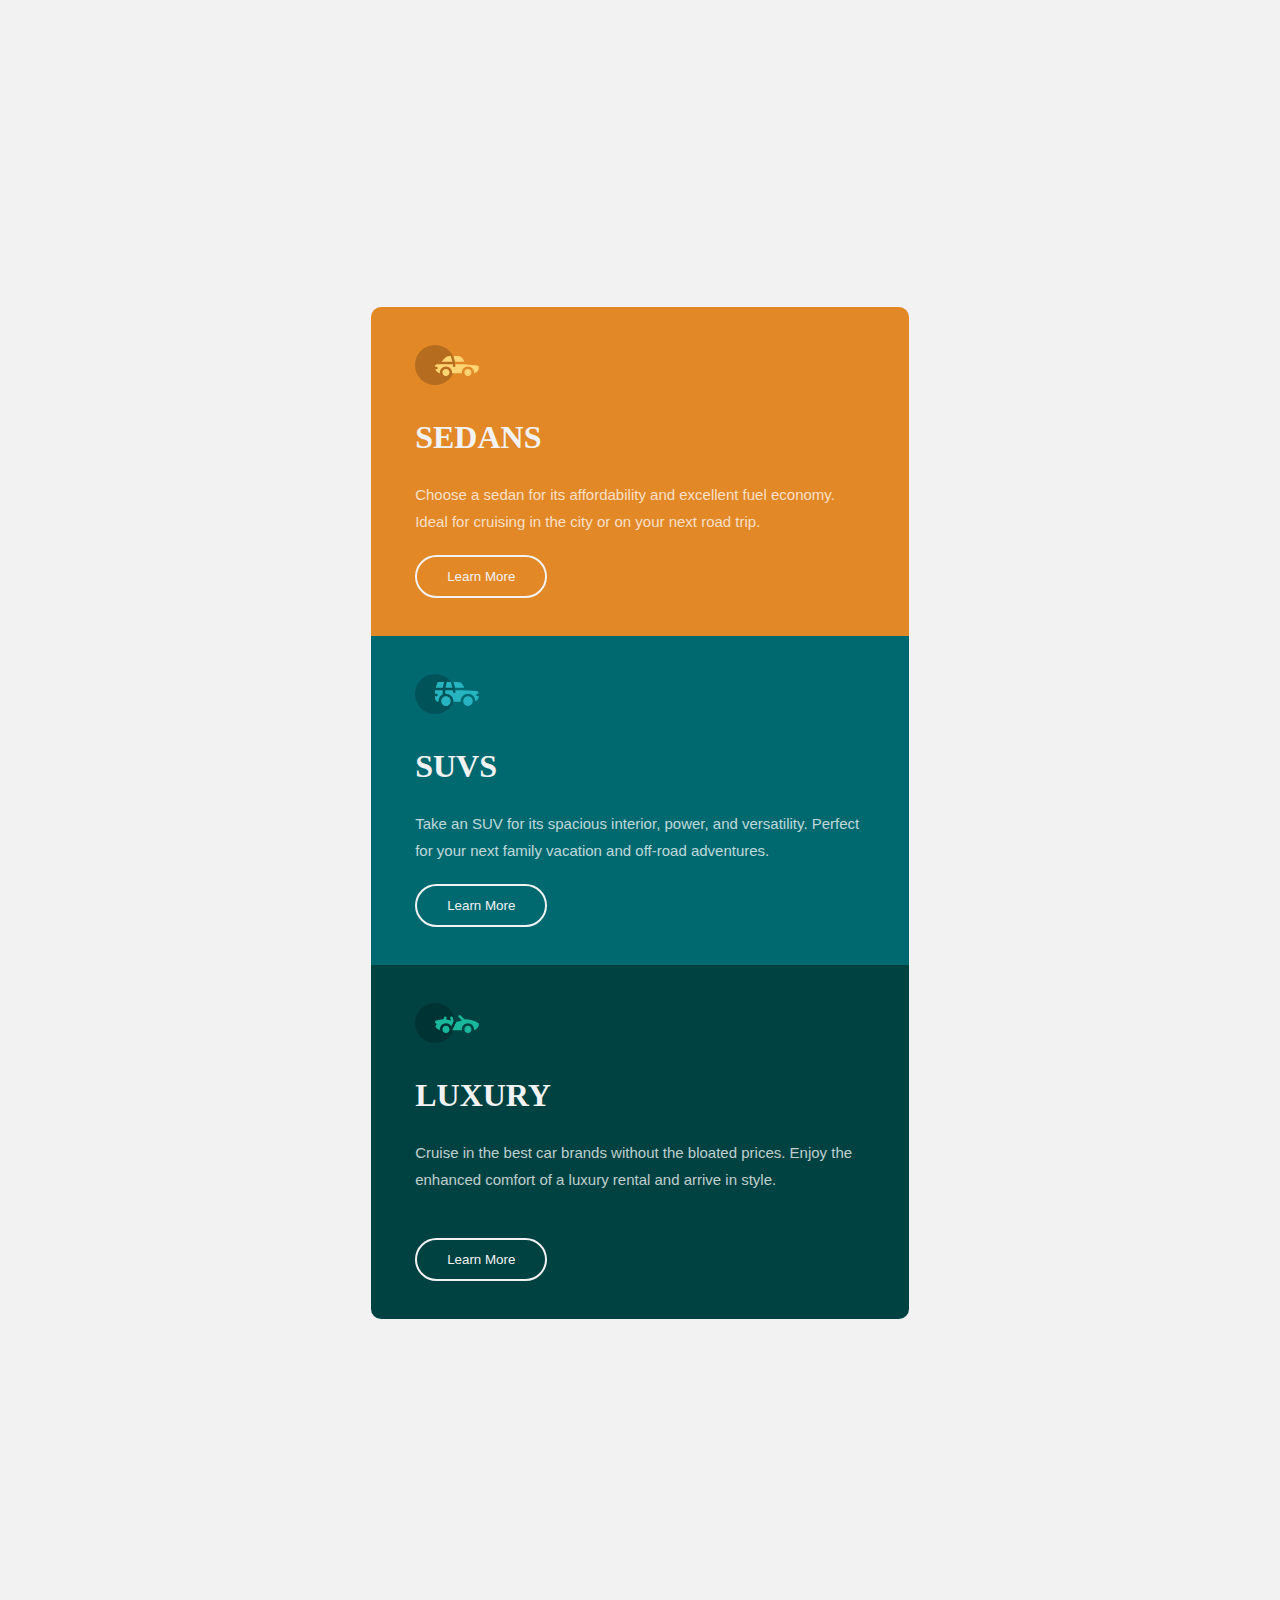
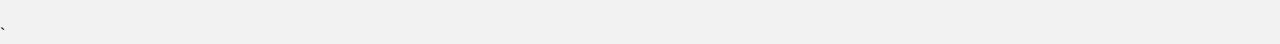
<file: index.html>
<!DOCTYPE html>
<html lang="en">
<head>
    <meta charset="UTF-8">
    <meta http-equiv="X-UA-Compatible" content="IE=edge">
    <meta name="viewport" content="width=device-width, initial-scale=1.0">
    <title>3 Column Card design with flexbox layout</title>
    <link rel="stylesheet" href="index.css"></rel>
</head>
<body>
    <!DOCTYPE html>
<html lang="en">
<head>
    <meta charset="UTF-8">
    <meta http-equiv="X-UA-Compatible" content="IE=edge">
    <meta name="viewport" content="width=device-width, initial-scale=1.0">
    <title>3 Column Card design with flexbox layout</title>
    <link rel="stylesheet" href="index.css"></rel>
</head>
<body>
  
    <div class="box-container">
          <div class="box1 boxes">
            <div class="circle">
              <img src="icon-sedans.svg" alt="Sedan">
            </div>
            <h1>Sedans</h1>
            <p>
              Choose a sedan for its affordability and excellent fuel economy. Ideal for cruising in the city 
              or on your next road trip.
            </p>
            <button>Learn More</button>
          </div>
          <div class="box2 boxes">
            <div class="circle">
              <img src="icon-suvs.svg" alt="SUV">
            </div>
            <h1>SUVs</h1>
            <p>
              Take an SUV for its spacious interior, power, and versatility. Perfect for your next family vacation 
              and off-road adventures.
            </p>
            <button>Learn More</button>
          </div>
          
          <div class="box3 boxes">
            <div class="circle">
              <img src="icon-luxury.svg" alt="Luxury">
            </div>
            <h1>Luxury</h1>
            <p>
              Cruise in the best car brands without the bloated prices. Enjoy the enhanced comfort of a luxury 
              rental and arrive in style.
            </p>
            <button>Learn More</button>
          </div>
          </div>`
        <!-- </main> -->
    </div>
</body>
</html>
</body>
</html>
</file>
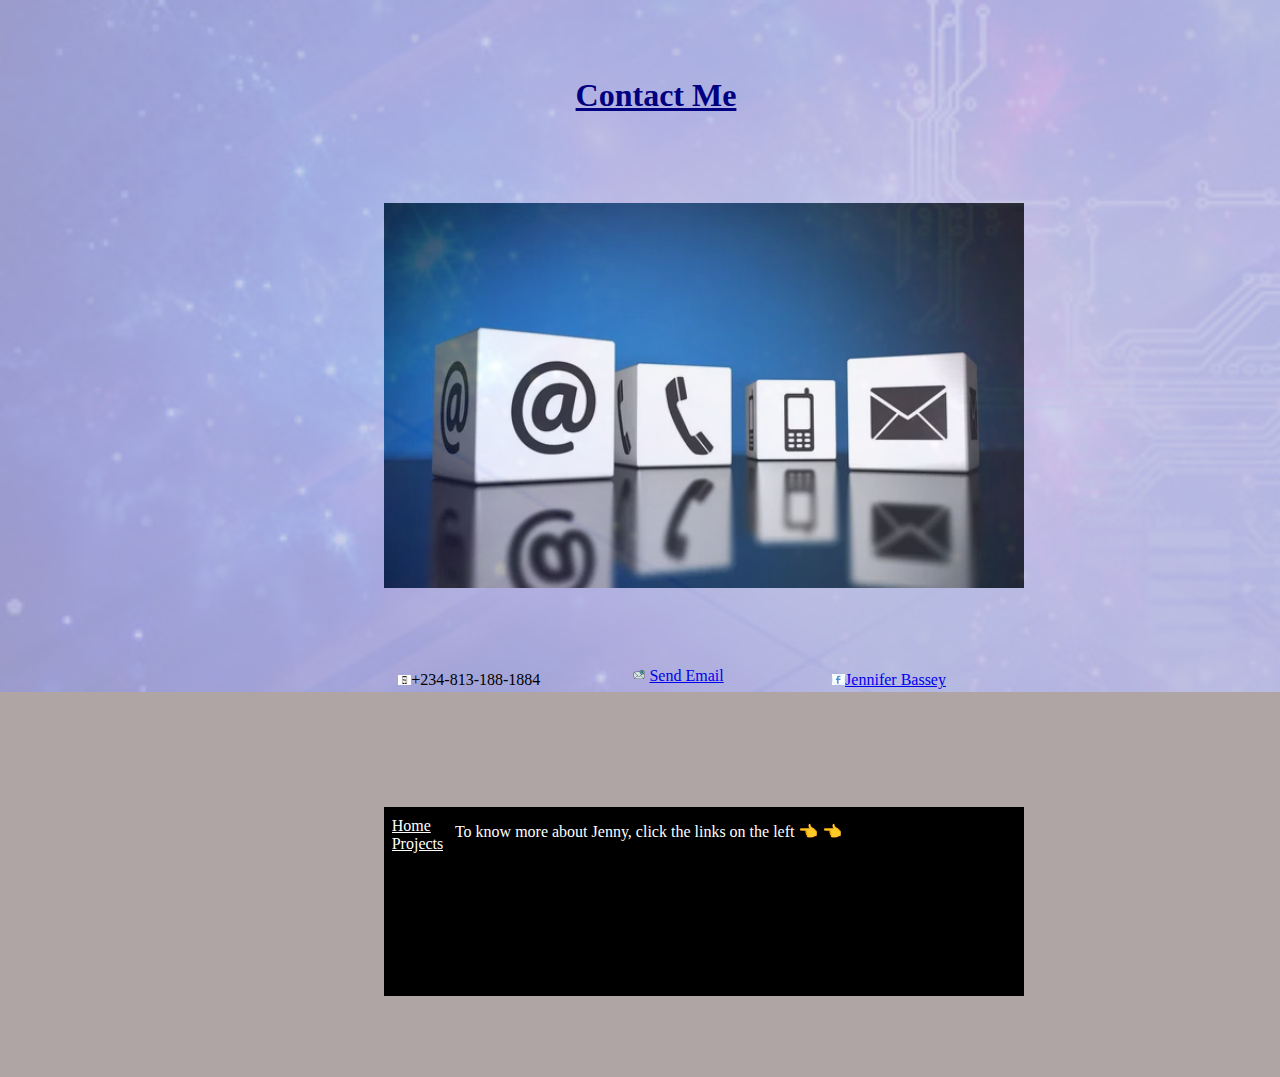
<file: contact.html>
<!DOCTYPE html>
<html lang="en">
<head>
    <meta charset="UTF-8">
    <meta http-equiv="X-UA-Compatible" content="IE=edge">
    <meta name="viewport" content="width=device-width, initial-scale=1.0">
    <title>Portofolio Assignment</title>
    <link rel="stylesheet" href="contact.css">
</head>
<body>
    <header>
        <h1>Contact Me</h1>
    </header>
    <!-- main -->
    <main>
        <div>
        <img src="contact.jpg" alt="social media platforms icon" width="50%" height="50%">
    </div>
    <div class="icons">
        <div class="icon1">
        <img src="phone img.jpg" alt="Image of mobile phone" width="5%" height="30%">+234-813-188-1884</img>
    </div>
    <div>
        <img class="icon1" src="email icon.png" alt="email" width="7%" height="35%">
        <a href="mailto: jbasi2020@gmail.com">Send Email</a>
    </div>
    <div>
        <img class="icon1" src="fb img.png" alt="fb icon" width="5%" height="30%"><a href="https://www.facebook.com/jbassey3">Jennifer Bassey</a>
    </div>
    </main>
    <footer>
        <div class="foot">
            <div>
            <ul class="foot-ul">
                <li><a class="foot-a" href="index.html" target="_blank">Home</a></li>
                <li><a class="foot-a" href="project.html" target="_blank">Projects</a></li>
            </ul>
        </div>
            <div class="p">
            <p class="footerp">To know more about Jenny, click the links on the left &#128072 &#128072</p>
        </div>
            
        </div>
    </footer>
</body>
</file>
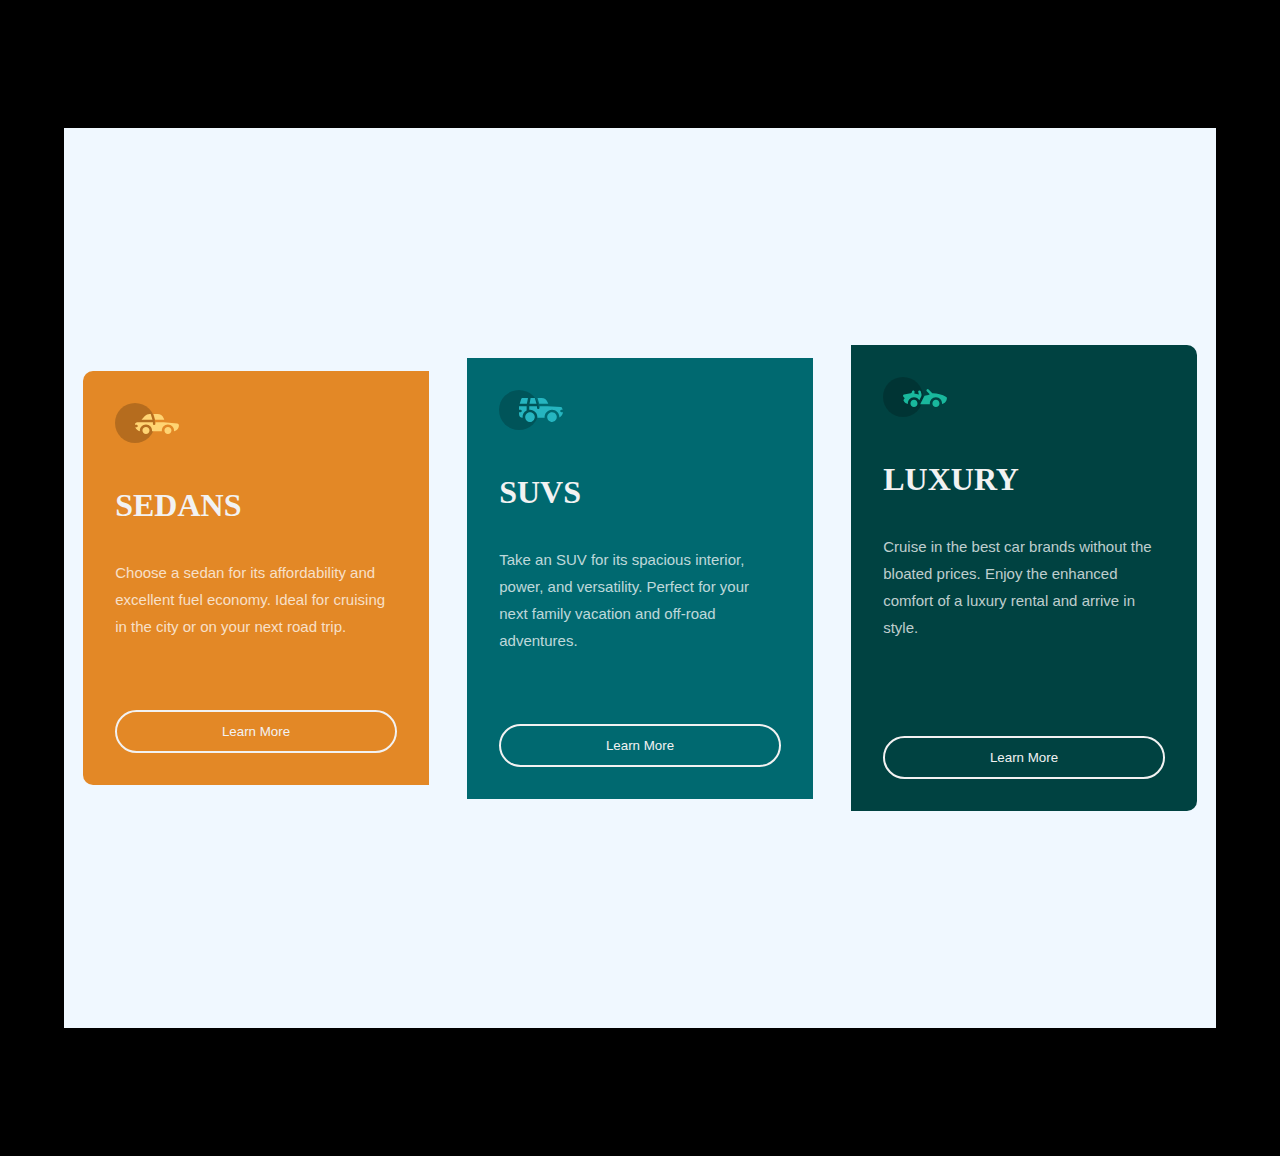
<file: grid.html>
<!DOCTYPE html>
<html lang="en">
<head>
    <meta charset="UTF-8">
    <meta http-equiv="X-UA-Compatible" content="IE=edge">
    <meta name="viewport" content="width=device-width, initial-scale=1.0">
    <title>3 Column Card design using grid</title>
    <link rel="stylesheet" href="grid.css"></rel>
</head>
<body>
  <main>
   <div class="box-container">
          <div class="box1 boxes">
            <div class="circle">
              <img src="icon-sedans.svg" alt="Sedan">
            </div>
            <h1>Sedans</h1>
            <p>
              Choose a sedan for its affordability and excellent fuel economy. Ideal for cruising in the city 
              or on your next road trip.
            </p>
            <button>Learn More</button>
          </div>
          <div class="box2 boxes">
            <div class="circle">
              <img src="icon-suvs.svg" alt="SUV">
            </div>
            <h1>SUVs</h1>
            <p>
              Take an SUV for its spacious interior, power, and versatility. Perfect for your next family vacation 
              and off-road adventures.
            </p>
            <button>Learn More</button>
          </div>
          
          <div class="box3 boxes">
            <div class="circle">
              <img src="icon-luxury.svg" alt="Luxury">
            </div>
            <h1>Luxury</h1>
            <p>
              Cruise in the best car brands without the bloated prices. Enjoy the enhanced comfort of a luxury 
              rental and arrive in style.
            </p>
            <button>Learn More</button>
          </div>
          <div class="box4"></div>
          
        </div>
    
  </main>
</body>
</html>
</file>
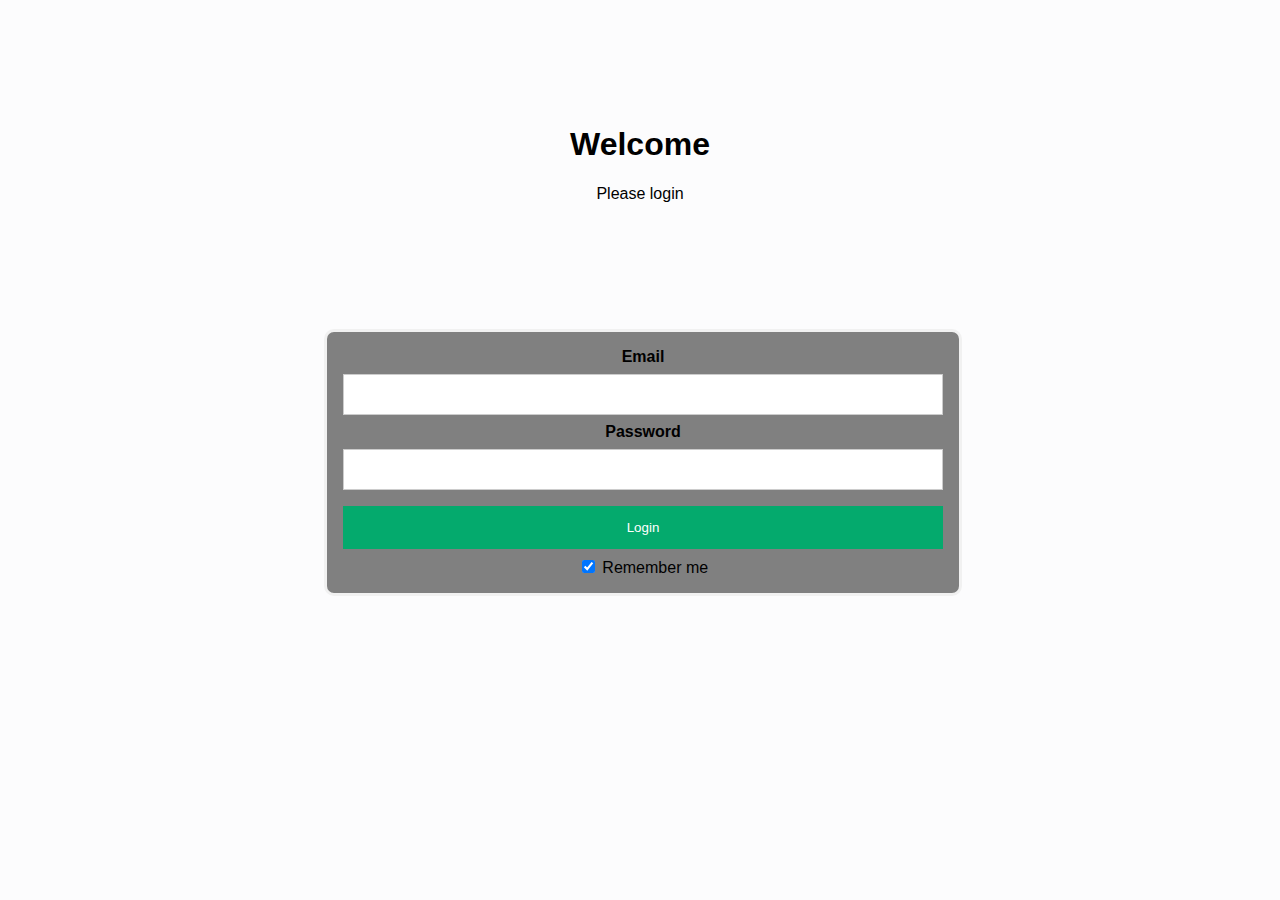
<file: login.html>
<!DOCTYPE html>
<html lang="en">
<head>
    <meta charset="UTF-8">
    <meta http-equiv="X-UA-Compatible" content="IE=edge">
    <meta name="viewport" content="width=device-width, initial-scale=1.0">
    <title>Creating Pages with HTML and CSS</title>
    <link rel="stylesheet" href="login.css">
</head>
<body>
    <div class="container1">
        <h1>Welcome</h1>
        <p>Please login</p>
    <form action="success.html" method="get">
       
            <div class="container">
                <label for="email"><b>Email</b></label>
                <input type="email" placeholder="" name="email" required>
            
                <label for="psw"><b>Password</b></label>
                <input type="password" placeholder="" name="psw" required>
                    
                <button type="submit">Login</button>
                <label>
                  <input type="checkbox" checked="checked" name="remember"> Remember me
                </label>
              </div>
            
                


        </div>

    </form>
    
</body>
</html>
</file>
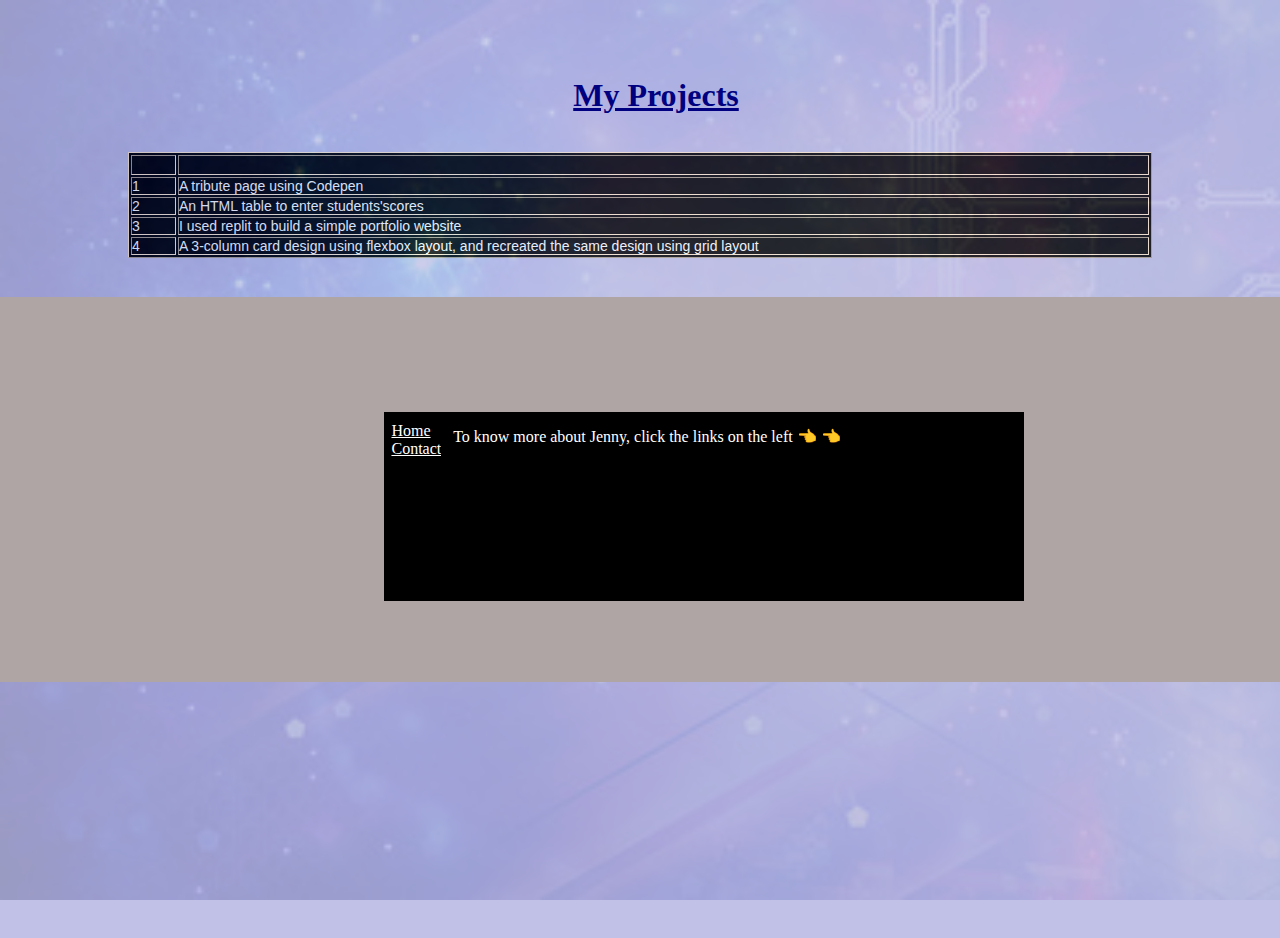
<file: project.html>
<!DOCTYPE html>
<html lang="en">
<head>
    <meta charset="UTF-8">
    <meta http-equiv="X-UA-Compatible" content="IE=edge">
    <meta name="viewport" content="width=device-width, initial-scale=1.0">
    <title>Portofolio Assignment</title>
    <link rel="stylesheet" href="project.css">
</head>
<body>
    <header>
        <h1> My Projects</h1>
    </header>
    <!-- main -->
    <main>
        <div class="project">
            <table border="1" width="100%" height="80%">
                <tr>
                    <th>S/N</th>
                    <th>CONTENT</th>
                </tr>
                <tr>
                    <td>1</td>
                    <td>A tribute page using Codepen</td>
                </tr>
                <tr>
                    <td>2</td>
                    <td>An HTML table to enter students'scores</td>
                </tr>
                <tr>
                    <td>3</td>
                    <td>I used replit to build a simple portfolio website</td>
                </tr>
                <tr>
                    <td>4</td>
                    <td>A 3-column card design using flexbox layout, and recreated the same design using grid layout</td>
                </tr>
            
        </table>
        </div>
        
    </main>
    <footer>
        <div class="foot">
            <div>
            <ul class="foot-ul">
                <li><a class="foot-a" href="index.html" target="_blank">Home</a></li>
                <li><a class="foot-a" href="contact.html" target="_blank">Contact</a></li>
            </ul>
        </div>
            <div class="p">
            <p class="footerp">To know more about Jenny, click the links on the left &#128072 &#128072</p>
        </div>
            
        </div>
    </footer>
</body>
</file>
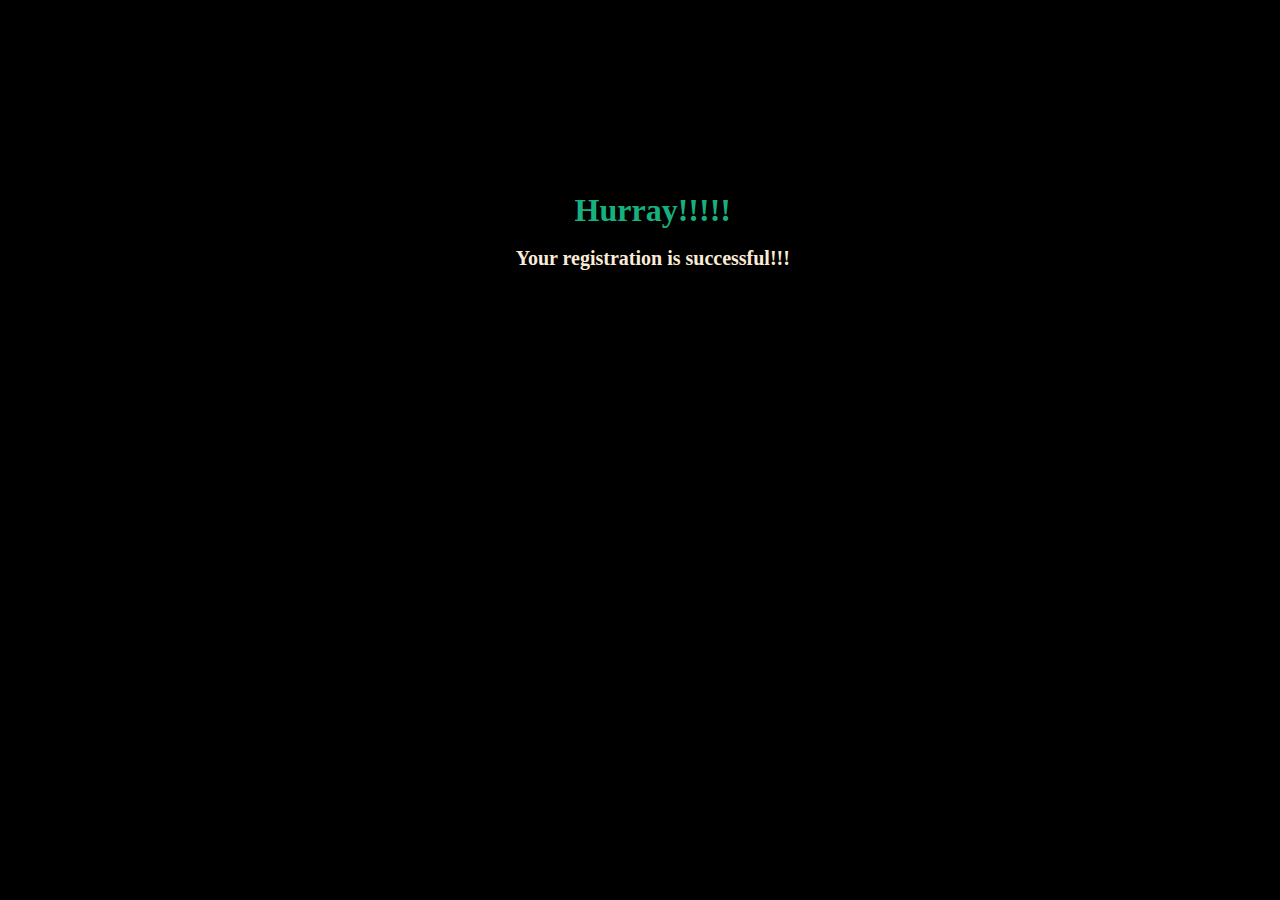
<file: success.html>
<!DOCTYPE html>
<html lang="en">
<head>
    <meta charset="UTF-8">
    <meta http-equiv="X-UA-Compatible" content="IE=edge">
    <meta name="viewport" content="width=device-width, initial-scale=1.0">
    <title>Creating Pages with HTML and CSS</title>
    <link rel="stylesheet" href="success.css">
</head>
<body>
    <div class="container">
        <h1>Hurray!!!!!</h1>
        <br>
        <h2>Your registration is successful!!!</h2>
        </div>
    
</body>
</html>
</file>
<file: index.css>
*{
  box-sizing: border-box;
padding: 0;
margin: 0
}
body {
box-sizing: border-box;
font-family: 'Lexend Deca', sans-serif;
font-weight: 400;
display: flex;
place-content: center;
background-color: hsl(0, 0%, 95%);
height: 100vh;
flex-direction: column;
width: 100%;
}
h1,
h2,
h3,
h4,
h5,
h6 {
font-family: 'Big Shoulders Display', cursive;
font-weight: 700;
text-transform: uppercase;
color: hsl(0, 0%, 95%)
}
p {

font-size: 15px;
margin: 25px 0 60px 0;
color: hsla(0, 0%, 100%, 0.75);
font-weight: 400;
line-height: 1.8;
}
.box-container {
display: flex;
width: 100%;
align-items: center;
justify-content: center;

}
.boxes {
display: flex;
flex-direction: column;
padding: 40px 32px;
align-items: flex-start;
width: 50%;
}
.box1 {
background-color: hsl(31, 77%, 52%);
border-radius:  10px 0 0 10px;
}
.box2 {
background-color: hsl(184, 100%, 22%);
}
.box3 {
background-color: hsl(179, 100%, 13%);
border-radius:  0 10px 10px 0;
height: 73.5%;
}

button {
padding: 12px 30px;
border-radius: 50px;
font-family: inherit;
font-size: 16;
border: solid 2px hsl(0, 0%, 95%);
transition: all ease 0.3s;
color: hsl(0, 0%, 95%);
}
.box1 button {
background-color:hsl(31, 77%, 52%);
border-color: hsl(0, 0%, 95%);
}
.box2 button {
background-color:hsl(184, 100%, 22%);
border-color: hsl(0, 0%, 95%);
}
.box3 button {
background-color:hsl(179, 100%, 13%);
 border-color: hsl(0, 0%, 95%);
margin-top: 25px;
}
button:hover {
background: transparent;
color: var(--lightgray);
}
.circle {
margin-bottom: 30px;
}
/* MEDIA QUERY */
@media only screen and (max-width: 375px) {
p {
  margin-bottom: 20px;
}
body {
  height: auto;
}
.box-container {
  flex-direction: column;
  margin: 16% 0;
  padding: 8%;
}
.boxes {
  padding: 38px 44px;
}
.box1 {
  border-radius:  10px 10px 0 0;
}

.box3 {
  border-radius:  0 0 10px 10px;
}

}

@media only screen and (max-width: 1440px) {
p {
  margin-bottom: 20px;
}
body {
  height: auto;
}
.box-container {
  flex-direction: column;
  margin: 16% 0;
  padding: 8%;
}
.boxes {
  padding: 38px 44px;
}
.box1 {
  border-radius:  10px 10px 0 0;
}

.box3 {
  border-radius:  0 0 10px 10px;
}

}
</file>
<file: contact.css>
*{
    margin: 0;
    padding: 0;
    box-sizing: 0;
}

body{
    background-image: url('bg-image.jpg');
    background-repeat: no-repeat;
    background-attachment: fixed;
    background-size: cover;
    height: 100vh;
    background: rgba(50, 50, 175, 0.3);
    
}
body::before{
    background-image: url('bg-image.jpg');
    content: "";
      background-size: cover;
      position: absolute;
      top: 0px;
      right: 0px;
      bottom: 0px;
      left: 0px;
      opacity: 0.20;
}

h1{
    color: navy;
    text-align:center;
    text-decoration: underline;
    margin-top: 3%;
    padding-top: 3%;
    position: relative;
    padding-left: 7em;
    margin-right: 15%;
}

img{
    margin-top: 7%;
    margin-left: 30%;
}
.icons{
    position: relative;
    display: flex;
    height: 100%;
    width: 100%;
    margin-top: 5%;
    margin-left: 25%;
}


/* footer */

footer{
    position: relative;
    left: 0;
    bottom: 0;
    width: 100%;
    background-color: rgb(175, 165, 165);
    height: 30%;
    padding-top: 9%;

}

   .foot{
    background-color: black;
    width: 50%;
    height: 70%;
    margin-left: 30%;
    display: flex;
    
   
    
   } 
   .foot-ul{
    margin-top: 15%;
    margin-left: 15%;
    padding-top: 5%;
    
   }

.foot-a{
    color: white;
    text-align: left;
}

.foot-a:hover{
    background-color: gold;
    
    padding-left: 10px;
    color: black;

}
.footerp{
    color: white;
    padding-top: 3%;
    margin-top: 1%;
    margin-left: 5%;
    width: 100%;
}

ul {
    list-style-type: none;
    margin: 0px;
    padding: 0;
    overflow: hidden;
    background-color: transparent;
    position: relative;
    width: 100%;
    
    
}
</file>
<file: grid.css>
*{
  box-sizing: border-box;
padding: 0;
margin: 0
}
body {
font-family: 'Lexend Deca', sans-serif;
font-weight: 400;
align-items: center;
background-color: #000000;
min-height: 100vh;
}
/*
main {
  width: 80%;
background-color: aliceblue;
}
/*main div{
  padding: 2em;
}*/
h1,
h2,
h3,
h4,
h5,
h6 {
font-family: 'Big Shoulders Display', cursive;
font-weight: 700;
text-transform: uppercase;
color: hsl(0, 0%, 95%)
}
p {

font-size: 15px;
margin: 25px 0 60px 0;
color: hsla(0, 0%, 100%, 0.75);
font-weight: 400;
line-height: 1.8;
}
.box-container {
 display: flex;
 place-items: center;
width: 90%;
min-height: 100vh;
align-items: center;
justify-content: center;
background-color: aliceblue;
margin: 10% 5%;
padding: auto;


}
.boxes {
  margin: auto;
display: grid;
grid-template-areas: 'a a b b'
'c d'
;
gap: 10px;
padding: 2em;

}
.box1 {
background-color: hsl(31, 77%, 52%);
border-radius:  10px 0 0 10px;
grid-area: a;
width:30%;
height: 60%;
}
.box2 {
background-color: hsl(184, 100%, 22%);
grid-area: b;
width:30%;
height: 60%;
}
.box3 {
background-color: hsl(179, 100%, 13%);
border-radius:  0 10px 10px 0;
height: 60%;
grid-area: c;
width:30%;
}
.box4{
  grid-area: d;
}

button {
padding: 12px 30px;
border-radius: 50px;
font-family: inherit;
font-size: 16;
border: solid 2px hsl(0, 0%, 95%);
transition: all ease 0.3s;
color: hsl(0, 0%, 95%);
}
.box1 button {
background-color:hsl(31, 77%, 52%);
border-color: hsl(0, 0%, 95%);
}
.box2 button {
background-color:hsl(184, 100%, 22%);
border-color: hsl(0, 0%, 95%);
}
.box3 button {
background-color:hsl(179, 100%, 13%);
 border-color: hsl(0, 0%, 95%);
margin-top: 25px;
}

button:hover {
background: transparent;
color: var(--lightgray);
}
.circle {
margin-bottom: 30px;
}
/* MEDIA QUERY 
@media only screen and (max-width: 375px) {
p {
  margin-bottom: 20px;
}
body {
  height: auto;
}
.box-container {
  margin: 16% 0;
  padding: 8%;
  width: 180%;
}
.boxes {
  padding: 38px 44px;
}
.box1 {
  border-radius:  10px 10px 0 0;
  height:100vh;
  width: 50%;
}
.box2 {
  height:100vh;
  width: 80%;
}

.box3 {
  border-radius:  0 0 10px 10px;
  height:100vh;
  width: 50%;
 
}

}

@media only screen and (max-width: 1440px) {
p {
  margin-bottom: 20px;
}
body {
  height: auto;
}
.box-container {
  
  margin: 16% 0;
  padding: 8%;
  width: 100%
}
.boxes {
  padding: 38px 44px;
}
.box1 {
  border-radius:  10px 10px 0 0;
  width: 30%;
  height: 75vh;
}
.box2 {
  height: 75vh;
  width: 30%;
}
.box3 {
  border-radius:  0 0 10px 10px;
  height: 75vh;
  width: 30%;
}

}*/
</file>
<file: login.css>
body {font-family: Arial, Helvetica, sans-serif;
background-color: rgb(252, 252, 253);}
form {border: 3px solid #f1f1f1;
background-color: gray;
margin-top: 10%;
margin-left: 25%;
width: 50%;
border-radius: 10px;
height: 100%;
}

.container1{
  margin-top: 10%;
  text-align: center;
}
input[type=email], input[type=password] {
  width: 100%;
  padding: 12px 20px;
  margin: 8px 0;
  display: inline-block;
  border: 1px solid #ccc;
  box-sizing: border-box;
}

button {
  background-color: #04AA6D;
  color: white;
  padding: 14px 20px;
  margin: 8px 0;
  border: none;
  cursor: pointer;
  width: 100%;
}

button:hover {
  opacity: 0.8;
}
h1{
    text-align: center;
}

.container {
  padding: 16px;
}

span.psw {
  float: right;
  padding-top: 16px;
}

/* Change styles for span and cancel button on extra small screens */
@media screen and (max-width: 300px) {
  span.psw {
     display: block;
     float: none;
  }
  .cancelbtn {
     width: 100%;
  }
}
</file>
<file: project.css>
*{
    margin: 0;
    padding: 0;
    box-sizing: 0;
}

body{
    background-image: url('bg-image.jpg');
    background-repeat: no-repeat;
    background-attachment: fixed;
    background-size: cover;
    height: 100vh;
    background: rgba(50, 50, 175, 0.3);
    
}
body::before{
    background-image: url('bg-image.jpg');
    content: "";
      background-size: cover;
      position: absolute;
      top: 0px;
      right: 0px;
      bottom: 0px;
      left: 0px;
      opacity: 0.20;
}

h1{
    color: navy;
    text-align:center;
    text-decoration: underline;
    margin-top: 3%;
    padding-top: 3%;
    position: relative;
    padding-left: 7em;
    margin-right: 15%;
}

.project{
    margin-left: 10%;
    height: 100%;
    width: 80%;
    margin-top: 3%;
    margin-bottom: 3%;
    background-color: black;
}
td{
    font-size: 14px;
    font-family: Verdana, Geneva, Tahoma, sans-serif;
    color: white;
}
table{
    border-radius: 1px solid black;
    border-color: blanchedalmond;
}
/* footer */

footer{
    position: relative;
    left: 0;
    bottom: 0;
    width: 100%;
    background-color: rgb(175, 165, 165);
    height: 30%;
    padding-top: 9%;

}

   .foot{
    background-color: black;
    width: 50%;
    height: 70%;
    margin-left: 30%;
    display: flex;
    
   
    
   } 
   .foot-ul{
    margin-top: 15%;
    margin-left: 15%;
    padding-top: 5%;
    
   }

.foot-a{
    color: white;
    text-align: left;
}

.foot-a:hover{
    background-color: gold;
    
    padding-left: 10px;
    color: black;

}
.footerp{
    color: white;
    padding-top: 3%;
    margin-top: 1%;
    margin-left: 5%;
    width: 100%;
}

ul {
    list-style-type: none;
    margin: 0px;
    padding: 0;
    overflow: hidden;
    background-color: transparent;
    position: relative;
    width: 100%;
    
    
}
</file>
<file: success.css>
*{
    margin: 0;
    padding: 0;
    box-sizing: 0;
}

body{
    background-color: black;
}
h1{
    color: rgb(23, 177, 126);
}
.container{
    margin-top: 10%;
    width: 100%;
    text-align: center;
    padding: 5% 1%;
}
h2{
    color:antiquewhite;
    font-size: 20px;
    font-family: 'Times New Roman', Times, serif;
}
</file>
